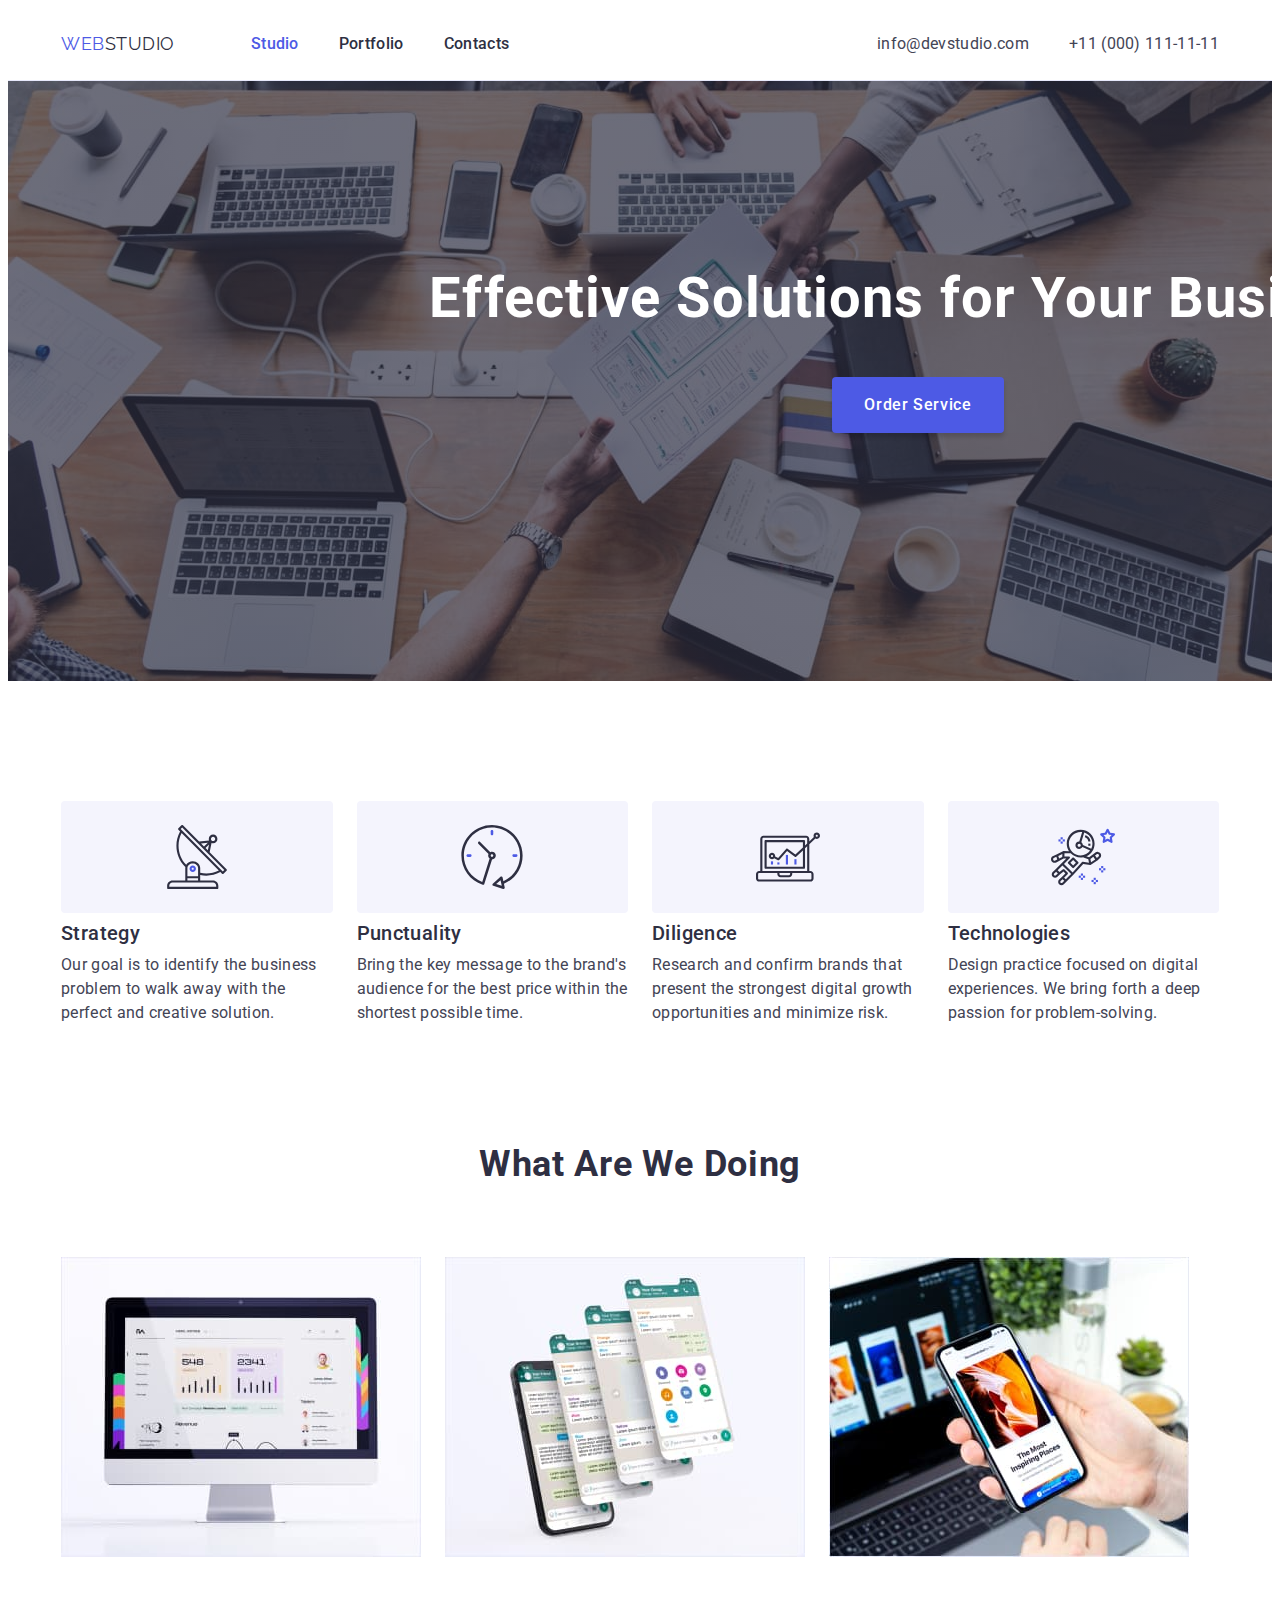
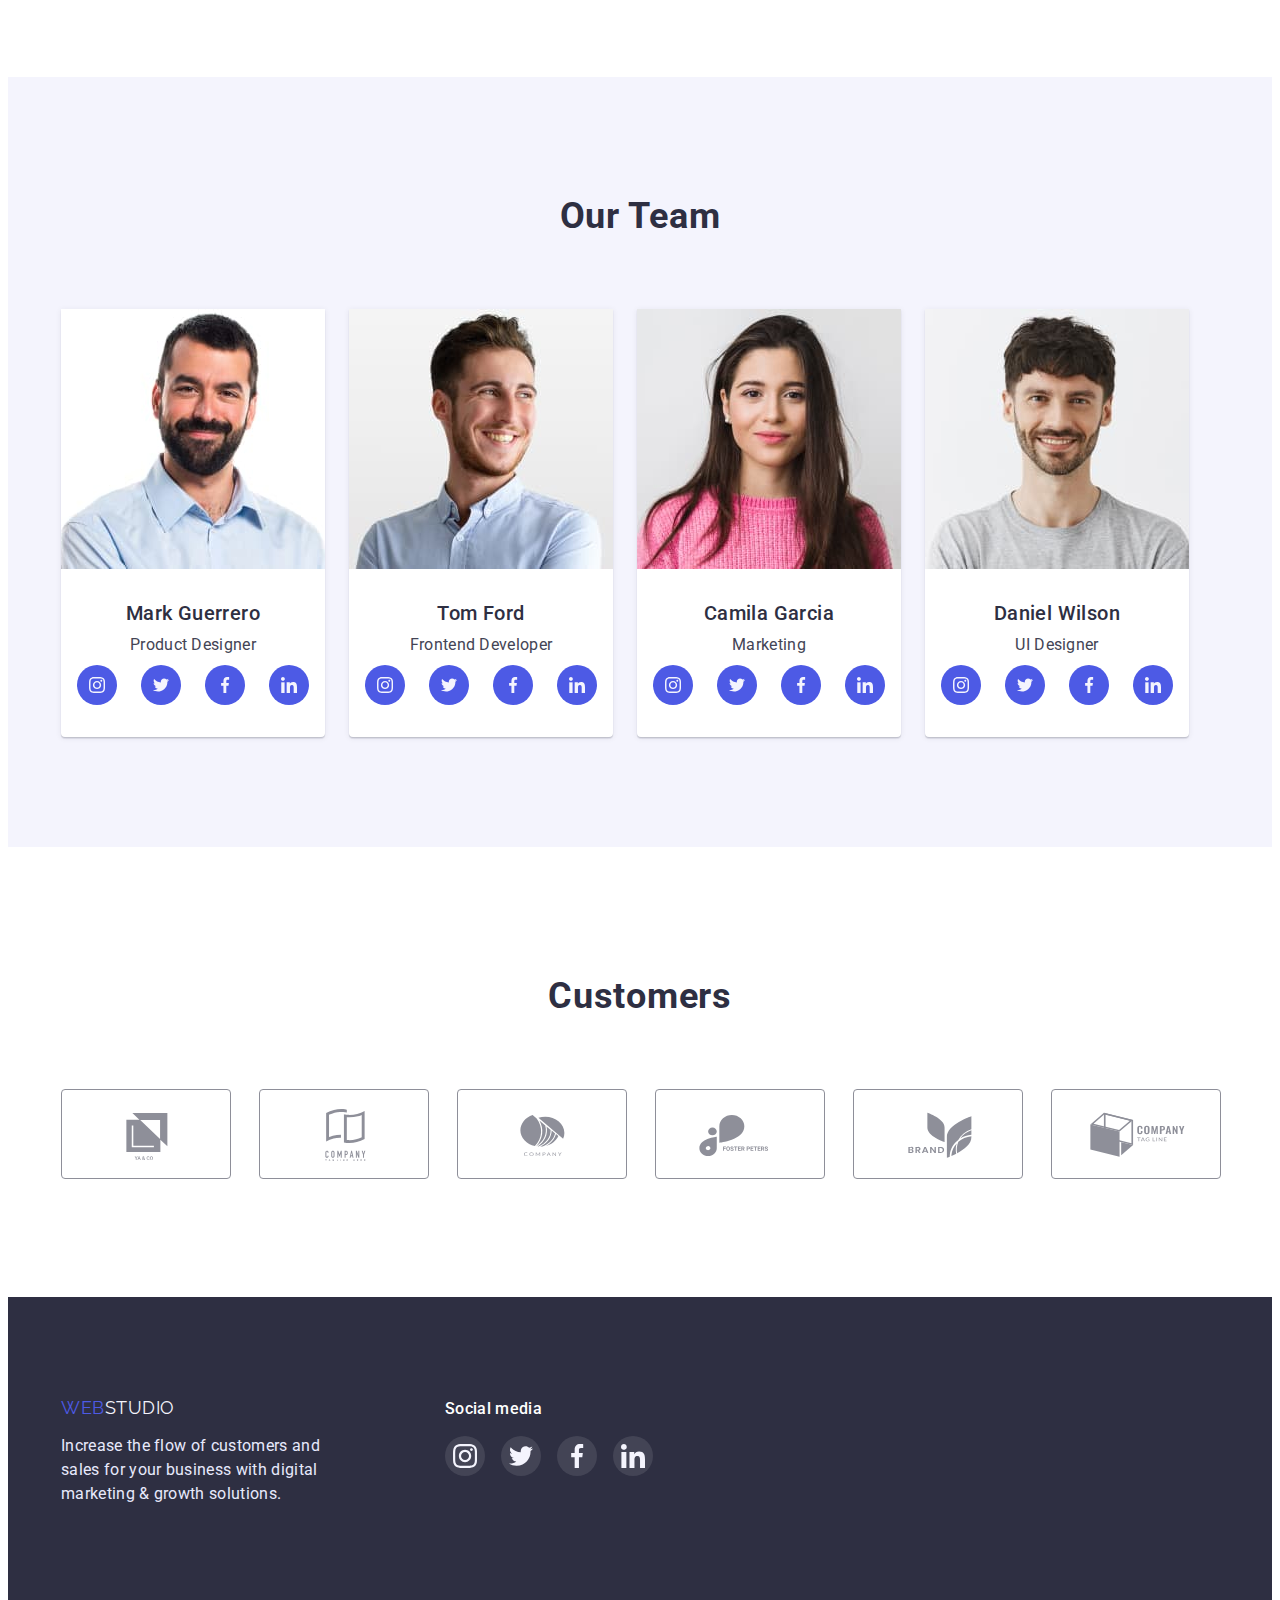
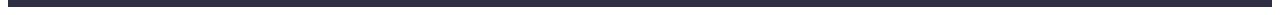
<file: index.html>
<!DOCTYPE html>
<html lang="en">
  <head>
    <meta charset="UTF-8" />
    <meta http-equiv="X-UA-Compatible" content="IE=edge" />
    <meta name="viewport" content="width=device-width, initial-scale=1.0" />
    <title>Web Studio - Main Page</title>
    <link
      href="https://fonts.googleapis.com/css2?family=Raleway:wght@800&family=Roboto:wght@400;500;700;900&display=swap"
      rel="stylesheet"
    />
    <link
      rel="stylesheet"
      href="https://cdnjs.cloudflare.com/ajax/libs/modern-normalize/1.1.0/modern-normalize.min.css"
      integrity="sha512-wpPYUAdjBVSE4KJnH1VR1HeZfpl1ub8YT/NKx4PuQ5NmX2tKuGu6U/JRp5y+Y8XG2tV+wKQpNHVUX03MfMFn9Q=="
      crossorigin="anonymous"
      referrerpolicy="no-referrer"
    />
    <link rel="stylesheet" href="./css/styles.css" />
  </head>
  <body>
    <header class="header">
      <div class="container header-container">
        <nav class="navigation">
          <div class="navigation-container">
            <a class="logo link" href="./index.html"><span>Web</span>Studio</a>
            <ul class="navigation-list list">
              <li class="navigation-list-item">
                <a class="navigation-item link current" href="./index.html"
                  >Studio</a
                >
              </li>
              <li class="navigation-list-item">
                <a class="navigation-item link" href="./portfolio.html"
                  >Portfolio</a
                >
              </li>
              <li class="navigation-list-item">
                <a class="navigation-item link" href="">Contacts</a>
              </li>
            </ul>
          </div>
        </nav>
        <address>
          <ul class="address-list list">
            <li class="address-list-item">
              <a class="address-item link" href="mailto:info@devstudio.com"
                >info@devstudio.com</a
              >
            </li>
            <li class="address-list-item">
              <a class="address-item link" href="tel:+110001111111"
                >+11 (000) 111-11-11</a
              >
            </li>
          </ul>
        </address>
      </div>
    </header>
    <main>
      <section class="hero">
        <div class="container hero-container">
          <h1 class="hero-title">Effective Solutions for Your Business</h1>
          <button class="hero-btn" type="button">Order Service</button>
        </div>
      </section>
      <section class="preferences section">
        <div class="container">
          <h2 class="visually-hidden">Preferences</h2>
          <ul class="preferences-list list">
            <li class="preferences-item">
              <div class="thumb">
                <svg width="64" height="64">
                  <use href="./images/icons.svg#icon-antenna"></use>
                </svg>
              </div>
              <h3 class="preferences-item-title">Strategy</h3>
              <p class="preferences-item-text">
                Our goal is to identify the business problem to walk away with
                the perfect and creative solution.
              </p>
            </li>
            <li class="preferences-item">
              <div class="thumb">
                <svg width="64" height="64">
                  <use href="./images/icons.svg#icon-clock"></use>
                </svg>
              </div>
              <h3 class="preferences-item-title">Punctuality</h3>
              <p class="preferences-item-text">
                Bring the key message to the brand's audience for the best price
                within the shortest possible time.
              </p>
            </li>
            <li class="preferences-item">
              <div class="thumb">
                <svg width="64" height="64">
                  <use href="./images/icons.svg#icon-diagram"></use>
                </svg>
              </div>
              <h3 class="preferences-item-title">Diligence</h3>
              <p class="preferences-item-text">
                Research and confirm brands that present the strongest digital
                growth opportunities and minimize risk.
              </p>
            </li>
            <li class="preferences-item">
              <div class="thumb">
                <svg width="64" height="64">
                  <use href="./images/icons.svg#icon-astronaut"></use>
                </svg>
              </div>
              <h3 class="preferences-item-title">Technologies</h3>
              <p class="preferences-item-text">
                Design practice focused on digital experiences. We bring forth a
                deep passion for problem-solving.
              </p>
            </li>
          </ul>
        </div>
      </section>
      <section class="works section">
        <div class="container">
          <h2 class="section-title">What are we doing</h2>
          <ul class="works-list list">
            <li class="works-item">
              <img
                src="./images/img1.jpg"
                alt="Computer"
                width="360"
                height="300"
              />
            </li>
            <li>
              <img
                src="./images/img2.jpg"
                alt="Phone app"
                width="360"
                height="300"
              />
            </li>
            <li>
              <img
                src="./images/img3.jpg"
                alt="Mobile phone"
                width="360"
                height="300"
              />
            </li>
          </ul>
        </div>
      </section>
      <section class="team section team-section">
        <div class="container">
          <h2 class="section-title">Our Team</h2>
          <ul class="team-list list">
            <li class="team-list-item">
              <img
                class="team-list-item-pic"
                src="./images/img4.jpg"
                alt="Mark Guerrero"
                width="264"
                height="260"
              />
              <div class="team-item-description">
                <h3 class="team-list-item-title">Mark Guerrero</h3>
                <p class="team-list-item-text">Product Designer</p>
                <ul class="team-soc-list list">
                  <li class="team-soc-item">
                    <a href="" class="team-soc-link" aria-label="Instagram">
                      <svg width="16" height="16" class="team-soc-icon">
                        <use href="./images/icons.svg#icon-instagram"></use>
                      </svg>
                    </a>
                  </li>
                  <li class="team-soc-item">
                    <a href="" class="team-soc-link" aria-label="Twitter">
                      <svg width="16" height="16" class="team-soc-icon">
                        <use href="./images/icons.svg#icon-twitter"></use>
                      </svg>
                    </a>
                  </li>
                  <li class="team-soc-item">
                    <a href="" class="team-soc-link" aria-label="Facebook">
                      <svg width="16" height="16" class="team-soc-icon">
                        <use href="./images/icons.svg#icon-facebook"></use>
                      </svg>
                    </a>
                  </li>
                  <li class="team-soc-item">
                    <a href="" class="team-soc-link" aria-label="LinkedIn">
                      <svg width="16" height="16" class="team-soc-icon">
                        <use href="./images/icons.svg#icon-linkedin"></use>
                      </svg>
                    </a>
                  </li>
                </ul>
              </div>
            </li>
            <li class="team-list-item">
              <img
                class="team-list-item-pic"
                src="./images/img5.jpg"
                alt="Tom Ford"
                width="264"
                height="260"
              />
              <div class="team-item-description">
                <h3 class="team-list-item-title">Tom Ford</h3>
                <p class="team-list-item-text">Frontend Developer</p>
                <ul class="team-soc-list list">
                  <li class="team-soc-item">
                    <a href="" class="team-soc-link" aria-label="Instagram">
                      <svg width="16" height="16" class="team-soc-icon">
                        <use href="./images/icons.svg#icon-instagram"></use>
                      </svg>
                    </a>
                  </li>
                  <li class="team-soc-item">
                    <a href="" class="team-soc-link" aria-label="Twitter">
                      <svg width="16" height="16" class="team-soc-icon">
                        <use href="./images/icons.svg#icon-twitter"></use>
                      </svg>
                    </a>
                  </li>
                  <li class="team-soc-item">
                    <a href="" class="team-soc-link" aria-label="Facebook">
                      <svg width="16" height="16" class="team-soc-icon">
                        <use href="./images/icons.svg#icon-facebook"></use>
                      </svg>
                    </a>
                  </li>
                  <li class="team-soc-item">
                    <a href="" class="team-soc-link" aria-label="LinkedIn">
                      <svg width="16" height="16" class="team-soc-icon">
                        <use href="./images/icons.svg#icon-linkedin"></use>
                      </svg>
                    </a>
                  </li>
                </ul>
              </div>
            </li>
            <li class="team-list-item">
              <img
                class="team-list-item-pic"
                src="./images/img6.jpg"
                alt="Camila Garcia"
                width="264"
                height="260"
              />
              <div class="team-item-description">
                <h3 class="team-list-item-title">Camila Garcia</h3>
                <p class="team-list-item-text">Marketing</p>
                <ul class="team-soc-list list">
                  <li class="team-soc-item">
                    <a href="" class="team-soc-link" aria-label="Instagram">
                      <svg width="16" height="16" class="team-soc-icon">
                        <use href="./images/icons.svg#icon-instagram"></use>
                      </svg>
                    </a>
                  </li>
                  <li class="team-soc-item">
                    <a href="" class="team-soc-link" aria-label="Twitter">
                      <svg width="16" height="16" class="team-soc-icon">
                        <use href="./images/icons.svg#icon-twitter"></use>
                      </svg>
                    </a>
                  </li>
                  <li class="team-soc-item">
                    <a href="" class="team-soc-link" aria-label="Facebook">
                      <svg width="16" height="16" class="team-soc-icon">
                        <use href="./images/icons.svg#icon-facebook"></use>
                      </svg>
                    </a>
                  </li>
                  <li class="team-soc-item">
                    <a href="" class="team-soc-link" aria-label="LinkedIn">
                      <svg width="16" height="16" class="team-soc-icon">
                        <use href="./images/icons.svg#icon-linkedin"></use>
                      </svg>
                    </a>
                  </li>
                </ul>
              </div>
            </li>
            <li class="team-list-item">
              <img
                class="team-list-item-pic"
                src="./images/img7.jpg"
                alt="Daniel Wilson"
                width="264"
                height="260"
              />
              <div class="team-item-description">
                <h3 class="team-list-item-title">Daniel Wilson</h3>
                <p class="team-list-item-text">UI Designer</p>
                <ul class="team-soc-list list">
                  <li class="team-soc-item">
                    <a href="" class="team-soc-link" aria-label="Instagram">
                      <svg width="16" height="16" class="team-soc-icon">
                        <use href="./images/icons.svg#icon-instagram"></use>
                      </svg>
                    </a>
                  </li>
                  <li class="team-soc-item">
                    <a href="" class="team-soc-link" aria-label="Twitter">
                      <svg width="16" height="16" class="team-soc-icon">
                        <use href="./images/icons.svg#icon-twitter"></use>
                      </svg>
                    </a>
                  </li>
                  <li class="team-soc-item">
                    <a href="" class="team-soc-link" aria-label="Facebook">
                      <svg width="16" height="16" class="team-soc-icon">
                        <use href="./images/icons.svg#icon-facebook"></use>
                      </svg>
                    </a>
                  </li>
                  <li class="team-soc-item">
                    <a href="" class="team-soc-link" aria-label="LinkedIn">
                      <svg width="16" height="16" class="team-soc-icon">
                        <use href="./images/icons.svg#icon-linkedin"></use>
                      </svg>
                    </a>
                  </li>
                </ul>
              </div>
            </li>
          </ul>
        </div>
      </section>
      <section class="customers section">
        <div class="container">
          <h2 class="section-title">Customers</h2>
          <ul class="customers-list list">
            <li class="customers-item">
              <a href="" class="customers-link link" aria-label="Customer1">
                <svg width="104" height="56" class="customers-item-icon">
                  <use href="./images/icons.svg#icon-client-logo1"></use>
                </svg>
              </a>
            </li>
            <li class="customers-item">
              <a href="" class="customers-link link" aria-label="Customer2">
                <svg width="104" height="56" class="customers-item-icon">
                  <use href="./images/icons.svg#icon-client-logo2"></use>
                </svg>
              </a>
            </li>
            <li class="customers-item">
              <a href="" class="customers-link link" aria-label="Customer3">
                <svg width="104" height="56" class="customers-item-icon">
                  <use href="./images/icons.svg#icon-client-logo3"></use>
                </svg>
              </a>
            </li>
            <li class="customers-item">
              <a href="" class="customers-link link" aria-label="Customer4">
                <svg width="104" height="56" class="customers-item-icon">
                  <use href="./images/icons.svg#icon-client-logo4"></use>
                </svg>
              </a>
            </li>
            <li class="customers-item">
              <a href="" class="customers-link link" aria-label="Customer5">
                <svg width="104" height="56" class="customers-item-icon">
                  <use href="./images/icons.svg#icon-client-logo5"></use>
                </svg>
              </a>
            </li>
            <li class="customers-item">
              <a href="" class="customers-link link" aria-label="Customer6">
                <svg width="104" height="56" class="customers-item-icon">
                  <use href="./images/icons.svg#icon-client-logo6"></use>
                </svg>
              </a>
            </li>
          </ul>
        </div>
      </section>
    </main>
    <footer class="footer">
      <div class="container footer-container">
        <div class="footer-descr">
          <a class="footer-logo link" href="./index.html"
            ><span>Web</span>Studio</a
          >
          <p class="footer-text">
            Increase the flow of customers and sales for your business with
            digital marketing & growth solutions.
          </p>
        </div>
        <div class="footer-media">
          <h3 class="footer-media-title">Social media</h3>
          <ul class="footer-media-list list">
            <li class="footer-media-item">
              <a href="" class="footer-media-link" aria-label="Instagram">
                <svg class="footer-media-icon" width="24" height="24">
                  <use href="./images/icons.svg#icon-instagram"></use>
                </svg>
              </a>
            </li>
            <li class="footer-media-item">
              <a href="" class="footer-media-link" aria-label="Twitter">
                <svg class="footer-media-icon" width="24" height="24">
                  <use href="./images/icons.svg#icon-twitter"></use>
                </svg>
              </a>
            </li>
            <li class="footer-media-item">
              <a href="" class="footer-media-link" aria-label="Facebook">
                <svg class="footer-media-icon" width="24" height="24">
                  <use href="./images/icons.svg#icon-facebook"></use>
                </svg>
              </a>
            </li>
            <li class="footer-media-item">
              <a href="" class="footer-media-link" aria-label="LinkedIn">
                <svg class="footer-media-icon" width="24" height="24">
                  <use href="./images/icons.svg#icon-linkedin"></use>
                </svg>
              </a>
            </li>
          </ul>
        </div>
      </div>
    </footer>
  </body>
</html>
</file>
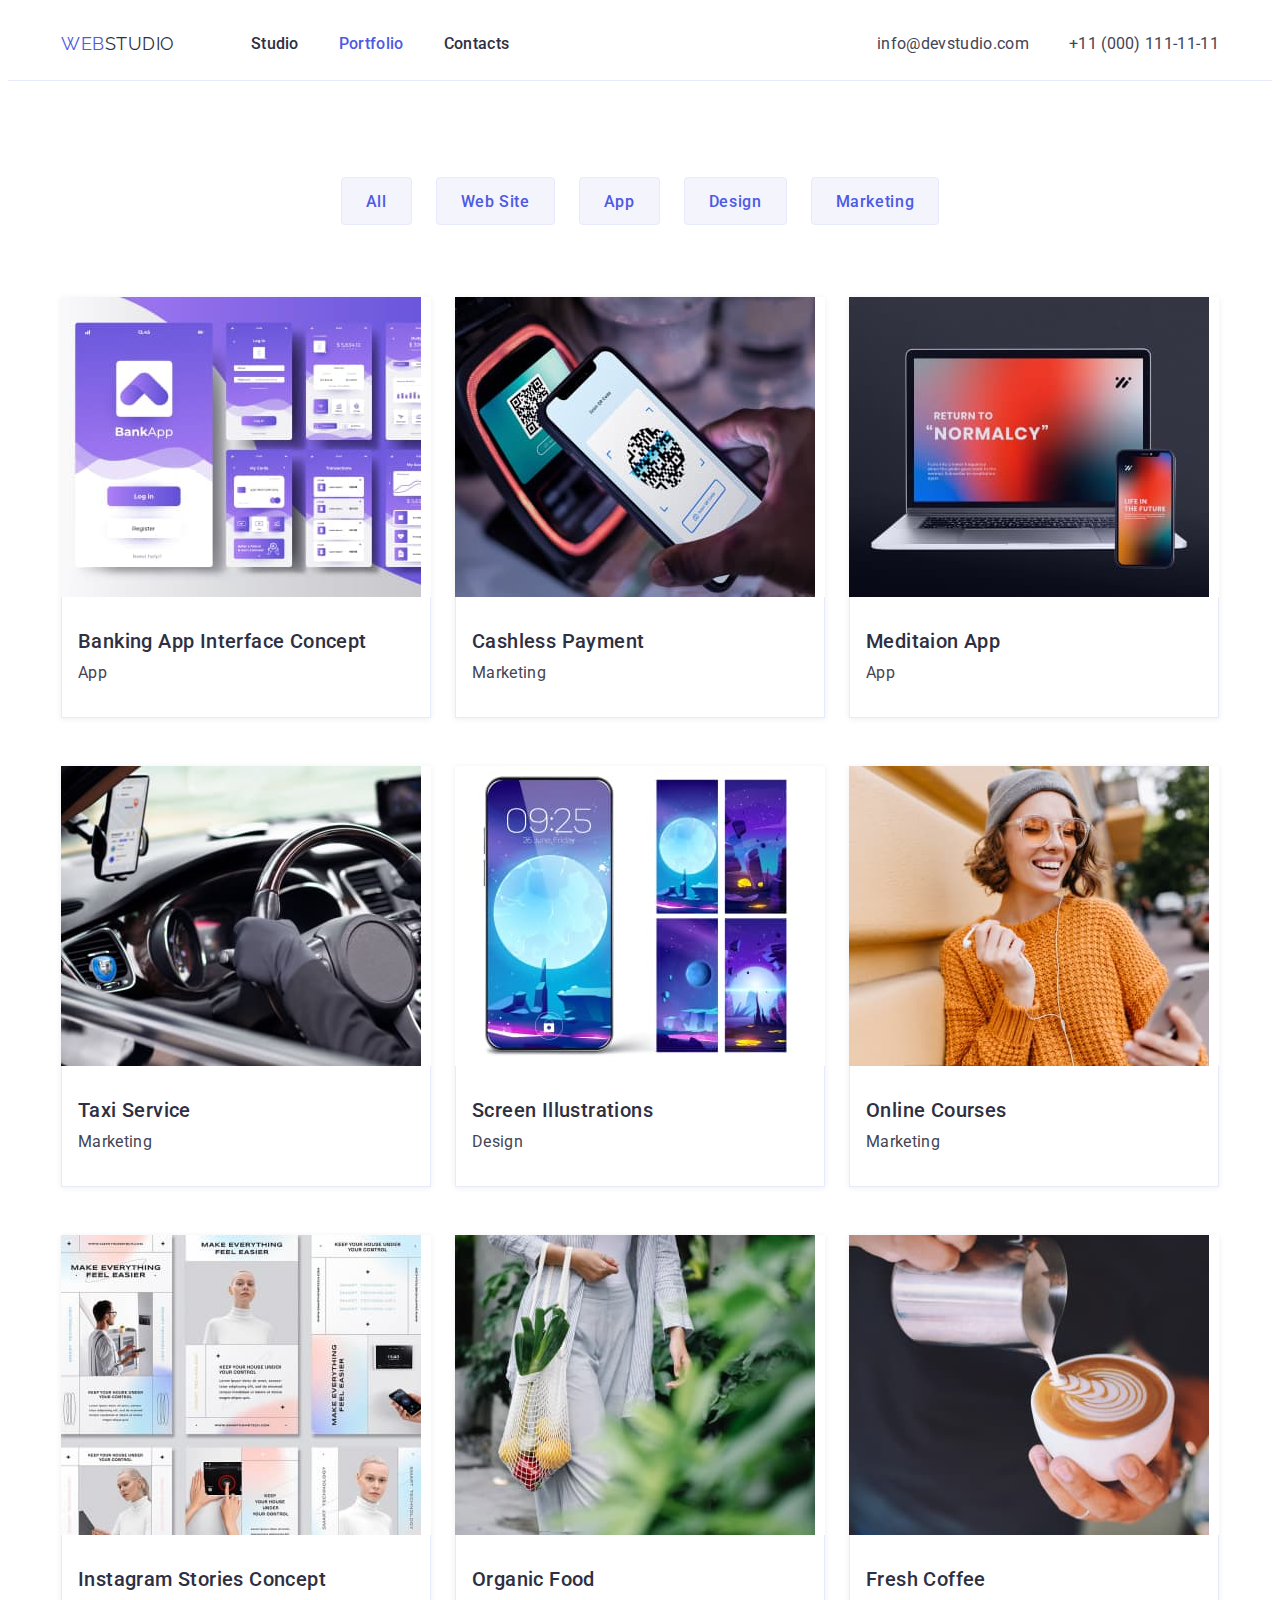
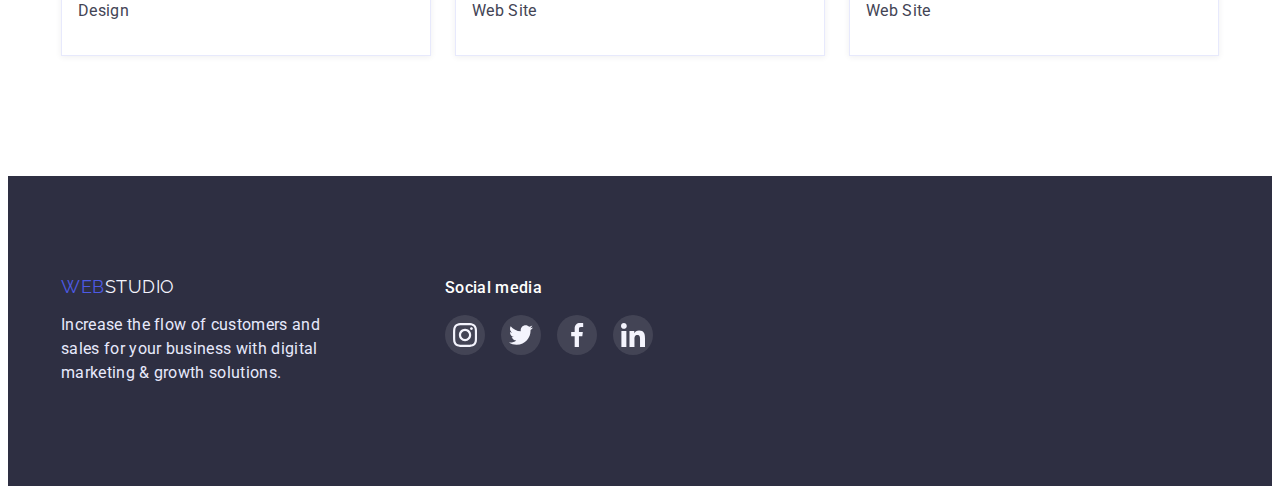
<file: portfolio.html>
<!DOCTYPE html>
<html lang="en">
  <head>
    <meta charset="UTF-8" />
    <meta http-equiv="X-UA-Compatible" content="IE=edge" />
    <meta name="viewport" content="width=device-width, initial-scale=1.0" />
    <title>Web Studio - Portfolio</title>
    <link
      href="https://fonts.googleapis.com/css2?family=Raleway:wght@800&family=Roboto:wght@400;500;700;900&display=swap"
      rel="stylesheet"
    />
    <link
      rel="stylesheet"
      href="https://cdnjs.cloudflare.com/ajax/libs/modern-normalize/1.1.0/modern-normalize.min.css"
      integrity="sha512-wpPYUAdjBVSE4KJnH1VR1HeZfpl1ub8YT/NKx4PuQ5NmX2tKuGu6U/JRp5y+Y8XG2tV+wKQpNHVUX03MfMFn9Q=="
      crossorigin="anonymous"
      referrerpolicy="no-referrer"
    />
    <link rel="stylesheet" href="./css/styles.css" />
  </head>
  <body>
    <header class="header">
      <div class="container header-container">
        <nav class="navigation">
          <div class="navigation-container">
            <a class="logo link" href="./index.html"><span>Web</span>Studio</a>
            <ul class="navigation-list list">
              <li class="navigation-list-item">
                <a class="navigation-item link" href="./index.html">Studio</a>
              </li>
              <li class="navigation-list-item">
                <a class="navigation-item link current" href="./portfolio.html"
                  >Portfolio</a
                >
              </li>
              <li class="navigation-list-item">
                <a class="navigation-item link" href="">Contacts</a>
              </li>
            </ul>
          </div>
        </nav>
        <address>
          <ul class="address-list list">
            <li class="address-list-item">
              <a class="address-item link" href="mailto:info@devstudio.com"
                >info@devstudio.com</a
              >
            </li>
            <li class="address-list-item">
              <a class="address-item link" href="tel:+110001111111"
                >+11 (000) 111-11-11</a
              >
            </li>
          </ul>
        </address>
      </div>
    </header>
    <main>
      <section class="portfolio section">
        <div class="container">
          <h1 class="visually-hidden">Portfolio</h1>
          <ul class="portfolio-btn-list list">
            <li class="portfolio-btn-item">
              <button class="portfolio-btn" type="button">All</button>
            </li>
            <li class="portfolio-btn-item">
              <button class="portfolio-btn" type="button">Web Site</button>
            </li>
            <li class="portfolio-btn-item">
              <button class="portfolio-btn" type="button">App</button>
            </li>
            <li class="portfolio-btn-item">
              <button class="portfolio-btn" type="button">Design</button>
            </li>
            <li class="portfolio-btn-item">
              <button class="portfolio-btn" type="button">Marketing</button>
            </li>
          </ul>
          <ul class="portfolio-example-list list">
            <li class="portfolio-example">
              <a class="portfolio-example-link link" href="">
                <img
                  class="portfolio-example-pic"
                  src="./images/item-pic1.jpg"
                  alt="portfolio example"
                  width="360"
                  height="300"
                />
                <div class="example-description">
                  <h2 class="portfolio-example-title">
                    Banking App Interface Concept
                  </h2>
                  <p class="portfolio-example-desc">App</p>
                </div>
              </a>
            </li>
            <li class="portfolio-example">
              <a class="portfolio-example-link link" href="">
                <img
                  class="portfolio-example-pic"
                  src="./images/item-pic2.jpg"
                  alt="portfolio example"
                  width="360"
                  height="300"
                />
                <div class="example-description">
                  <h2 class="portfolio-example-title">Cashless Payment</h2>
                  <p class="portfolio-example-desc">Marketing</p>
                </div>
              </a>
            </li>
            <li class="portfolio-example">
              <a class="portfolio-example-link link" href="">
                <img
                  class="portfolio-example-pic"
                  src="./images/item-pic3.jpg"
                  alt="portfolio example"
                  width="360"
                  height="300"
                />
                <div class="example-description">
                  <h2 class="portfolio-example-title">Meditaion App</h2>
                  <p class="portfolio-example-desc">App</p>
                </div>
              </a>
            </li>
            <li class="portfolio-example">
              <a class="portfolio-example-link link" href="">
                <img
                  class="portfolio-example-pic"
                  src="./images/item-pic4.jpg"
                  alt="portfolio example"
                  width="360"
                  height="300"
                />
                <div class="example-description">
                  <h2 class="portfolio-example-title">Taxi Service</h2>
                  <p class="portfolio-example-desc">Marketing</p>
                </div>
              </a>
            </li>
            <li class="portfolio-example">
              <a class="portfolio-example-link link" href="">
                <img
                  class="portfolio-example-pic"
                  src="./images/item-pic5.jpg"
                  alt="portfolio example"
                  width="360"
                  height="300"
                />
                <div class="example-description">
                  <h2 class="portfolio-example-title">Screen Illustrations</h2>
                  <p class="portfolio-example-desc">Design</p>
                </div>
              </a>
            </li>
            <li class="portfolio-example">
              <a class="portfolio-example-link link" href="">
                <img
                  class="portfolio-example-pic"
                  src="./images/item-pic6.jpg"
                  alt="portfolio example"
                  width="360"
                  height="300"
                />
                <div class="example-description">
                  <h2 class="portfolio-example-title">Online Courses</h2>
                  <p class="portfolio-example-desc">Marketing</p>
                </div>
              </a>
            </li>
            <li class="portfolio-example">
              <a class="portfolio-example-link link" href="">
                <img
                  class="portfolio-example-pic"
                  src="./images/item-pic7.jpg"
                  alt="portfolio example"
                  width="360"
                  height="300"
                />
                <div class="example-description">
                  <h2 class="portfolio-example-title">
                    Instagram Stories Concept
                  </h2>
                  <p class="portfolio-example-desc">Design</p>
                </div>
              </a>
            </li>
            <li class="portfolio-example">
              <a class="portfolio-example-link link" href="">
                <img
                  class="portfolio-example-pic"
                  src="./images/item-pic8.jpg"
                  alt="portfolio example"
                  width="360"
                  height="300"
                />
                <div class="example-description">
                  <h2 class="portfolio-example-title">Organic Food</h2>
                  <p class="portfolio-example-desc">Web Site</p>
                </div>
              </a>
            </li>
            <li class="portfolio-example">
              <a class="portfolio-example-link link" href="">
                <img
                  class="portfolio-example-pic"
                  src="./images/item-pic9.jpg"
                  alt="portfolio example"
                  width="360"
                  height="300"
                />
                <div class="example-description">
                  <h2 class="portfolio-example-title">Fresh Coffee</h2>
                  <p class="portfolio-example-desc">Web Site</p>
                </div>
              </a>
            </li>
          </ul>
        </div>
      </section>
    </main>
    <footer class="footer">
      <div class="container footer-container">
        <div class="footer-descr">
          <a class="footer-logo link" href="./index.html"
            ><span>Web</span>Studio</a
          >
          <p class="footer-text">
            Increase the flow of customers and sales for your business with
            digital marketing & growth solutions.
          </p>
        </div>
        <div class="footer-media">
          <h3 class="footer-media-title">Social media</h3>
          <ul class="footer-media-list list">
            <li class="footer-media-item">
              <a href="" class="footer-media-link" aria-label="Instagram">
                <svg class="footer-media-icon" width="24" height="24">
                  <use href="./images/icons.svg#icon-instagram"></use>
                </svg>
              </a>
            </li>
            <li class="footer-media-item">
              <a href="" class="footer-media-link" aria-label="Twitter">
                <svg class="footer-media-icon" width="24" height="24">
                  <use href="./images/icons.svg#icon-twitter"></use>
                </svg>
              </a>
            </li>
            <li class="footer-media-item">
              <a href="" class="footer-media-link" aria-label="Facebook">
                <svg class="footer-media-icon" width="24" height="24">
                  <use href="./images/icons.svg#icon-facebook"></use>
                </svg>
              </a>
            </li>
            <li class="footer-media-item">
              <a href="" class="footer-media-link" aria-label="LinkedIn">
                <svg class="footer-media-icon" width="24" height="24">
                  <use href="./images/icons.svg#icon-linkedin"></use>
                </svg>
              </a>
            </li>
          </ul>
        </div>
      </div>
    </footer>
  </body>
</html>
</file>
<file: css/styles.css>
:root {
    --dark-color: #2E2F42;
    --text-color: #434455;
    --primary-brand-color: #4D5AE5;
    --pressed-state-color: #404BBF;
    --light-color: #F4F4FD;
    --accent-color: #E7E9FC;
    --subtle-text-color: #8E8F99;
    --white-color: #fff;
    --success-color: #31D0AA;
}

body {
    font-family: 'Roboto', 'Open Sans', sans-serif;
    color: var(--dark-color);
}

h1, 
h2, 
h3, 
h4, 
h5, 
h6, 
p {
    margin-top: 0;
    margin-bottom: 0;
} 

ul,
ol {
    margin-top: 0;
    margin-bottom: 0;
    padding-left: 0;
}

img {
    display: block;
}

.list {
    list-style: none;
}

.link {
    text-decoration: none;
    cursor: pointer;
}

/* ---------------HEADER---------------- */

.header {
    border-bottom: 1px solid #E7E9FC;
}

.container {
    width: 100%;
    max-width: 1158px;
    margin: 0 auto;
    padding-left: 15px;
    padding-right: 15px;
}

.header-container {
    display: flex;
    align-items: center;
    padding: 24px 15px;
}

.navigation-container {
    display: flex;
    align-items: center;
}
 
.navigation-list {
    display: flex;
    align-items: center;
}

.logo {
    font-family: 'Raleway', sans-serif;
    font-size: 18px;
    line-height: 1.33;
    letter-spacing: 0.03em;
    text-transform: uppercase;
    color: var(--dark-color);
}

.logo.link {
    margin-right: 76px;
}

.logo span {
    color: var(--primary-brand-color);
}

.navigation-list-item:not(:last-child) {
    margin-right: 40px;
}

.navigation-item {
    display: block;

    font-weight: 500;
    font-size: 16px;
    line-height: 1.5;
    letter-spacing: 0.02em;
    color: var(--dark-color);
}

.navigation-item:hover,
.navigation-item:focus,
.navigation-item.current {
    color: var(--primary-brand-color);
}

.navigation-item:active {
    color: var(--pressed-state-color);
}

address {
    margin-left: auto;
}

.address-list {
    display: flex;
    align-items: center;
}

.address-list-item:not(:last-child) {
    margin-right: 40px;
}

.address-item {
    font-style: normal;
    font-size: 16px;
    line-height:1.5;
    letter-spacing: 0.02em;
    color: var(--text-color);
}

.address-item:hover,
.address-item:focus {
    color: var(--primary-brand-color);
}

.address-item:active {
    color: var(--pressed-state-color);
}

/* ---------------HERO---------------- */

.hero {
    max-width: 1440px;
    height: 600px;
    margin: 0 auto;
    text-align: center;

    background-color: var(--dark-color);
    background-image: linear-gradient(
    rgba(46, 47, 66, 0.7), 
    rgba(46, 47, 66, 0.7)
    ), 
    url(../images/bg-hero.jpg);
    background-repeat: no-repeat;
    background-position: center;
    background-size: cover;
}

.hero-container {
    padding: 188px 331px;
}

.hero-title {
    margin-bottom: 48px;

    font-size: 56px;
    line-height: 1.07;
    text-align: center;
    letter-spacing: 0.02em;

    color: var(--white-color);
}

.hero-btn {
    display: block;
    min-width: 169px;
    height: 56px;
    padding: 16px 32px;
    margin: 0 auto;

    font-family: inherit;
    font-weight: 500;
    font-size: 16px;
    line-height: 1.5;
    letter-spacing: 0.04em;

    background-color: var(--primary-brand-color);
    color: var(--white-color);
    border: none;
    box-shadow: 0px 4px 4px rgba(0, 0, 0, 0.15);
    border-radius: 4px;
    cursor: pointer;
}

.hero-btn:hover,
.hero-btn:focus {
    background-color: var(--pressed-state-color);
}

/* ---------------PREFERENCES---------------- */

.section {
    padding-top: 120px;
    padding-bottom: 120px;
}

.preferences.section {
    padding-bottom: 0;
}

.visually-hidden {
    position: fixed;
    transform: scale(0);
}

.thumb {
    width: 100%;
    height: 112px;
    background-color: var(--light-color);
    border-radius: 4px;
    margin-bottom: 8px;

    display: flex;
    justify-content: center;
    align-items: center;
}

.preferences-list {
    display: flex;
    gap: 24px;
}

.preferences-item {
    flex-basis: calc((100% - 48px) / 3);
}

.preferences-item-title {
    margin-bottom: 8px;

    font-weight: 500;
    font-size: 20px;
    line-height: 1.2;
    letter-spacing: 0.02em;
}

.preferences-item-text {
    font-size: 16px;
    line-height: 1.5;
    letter-spacing: 0.02em;
    color: var(--text-color);
}

/* ---------------WORKS---------------- */

.section-title {
    margin-bottom: 72px;

    font-size: 36px;
    line-height: 1.11;
    text-align: center;
    letter-spacing: 0.02em;
    text-transform: capitalize;
}

.works-list {
    display: flex;
    gap: 24px;
}

/* ---------------TEAM---------------- */

.team {
    background-color: var(--light-color);
}

.team-section {
    padding-bottom: 110px;
}

.team-list {
    display: flex;
    gap: 24px;
}

.team-list-item {
    background-color: var(--white-color);
    box-shadow: 0px 1px 6px rgba(46, 47, 66, 0.08), 0px 1px 1px rgba(46, 47, 66, 0.16), 0px 2px 1px rgba(46, 47, 66, 0.08);
    border-radius: 0px 0px 4px 4px;
}

.team-item-description {
    padding: 32px 16px;
    text-align: center;
}

.team-list-item-title {
    margin-bottom: 8px;

    font-weight: 500;
    font-size: 20px;
    line-height: 1.2;
    letter-spacing: 0.02em;
}

.team-list-item-text {
    margin-bottom: 8px;

    font-size: 16px;
    line-height: 1.5;
    letter-spacing: 0.02em;
    color: var(--text-color);
}

.team-soc-list {
    width: 100%;
    height: 40px;
    display: flex;
    justify-content: space-between;
}

.team-soc-item {
    width: 40px;
    height: 40px; 
}

.team-soc-link {
    width: 100%;
    height: 100%;
     

    display: flex;
    justify-content: center;
    align-items: center;

    border-radius: 50%;
    color: var(--light-color);
    background-color: var(--primary-brand-color);
}

.team-soc-link:is(:hover, :focus) {
    background-color: var(--pressed-state-color)
}

.team-soc-icon {
    fill: currentColor;
}

/* ---------------CUSTOMERS---------------- */

.customers {
    padding-top: 130px;
}

.customers-list {
    width: 100%;
    display: flex;
    justify-content: space-between;
}

.customers-item {
    width: 168px;
    height: 88px;
}

.customers-link {
    width: 100%;
    height: 100%;

    display:flex;
    justify-content: center;
    align-items: center;

    border: 1px solid var(--subtle-text-color);
    border-radius: 4px;
    color: var(--subtle-text-color);
}

.customers-link:is(:hover, :focus) {
    border: 1px solid var(--pressed-state-color);
    color: var(--pressed-state-color)
}

.customers-item-icon {
    fill: currentColor;
}

/* ---------------FOOTER---------------- */

.footer {
    background-color: var(--dark-color);
}

.footer-container {
    padding-top: 100px;
    padding-bottom: 100px;

    display: flex;
    align-items: flex-start;
    gap: 120px;
}

.footer-descr {
    width: 264px;
    height: 110px;
}

.footer-media {
    width: 208px;
    height: 80px;
}

.footer-logo {
    display: block;
    margin-bottom: 16px;

    font-family: 'Raleway', sans-serif;
    font-size: 18px;
    line-height: calc(21 / 18);
    letter-spacing: 0.03em;
    text-transform: uppercase;
    color: var(--light-color);
}

.footer-logo span {
    color: var(--primary-brand-color);
}

.footer-text {
    font-size: 16px;
    line-height: 1.5;
    letter-spacing: 0.02em;
    color: var(--accent-color);
}

.footer-media-title {
    margin-bottom: 15px;

    font-weight: 500;
    font-size: 16px;
    line-height: 24px;
    letter-spacing: 0.02em;
    color: var(--white-color);
}

.footer-media-list {
    width: 208px;
    height: 40px;

    display: flex;
    justify-content: space-between;
}

.footer-media-item {
    width: 40px;
    height: 40px;
}

.footer-media-link {
    width: 100%;
    height: 100%;
    
    display: flex;
    justify-content: center;
    align-items: center;
    color: var(--light-color);
    
    border-radius: 50%;
    background-color: rgba(255, 255, 255, 0.1);
}

.footer-media-link:is(:hover, :focus) {
    background-color: var(--success-color);
}

.footer-media-icon {
    fill: currentColor;
}

/* ---------------PORTFOLIO---------------- */

.portfolio.section {
    padding-top: 96px;
}

.portfolio-btn-list {
    margin-bottom: 72px;
    
    display: flex;
    justify-content: center;
    
}

.portfolio-btn-item:not(:last-child) {
    margin-right: 24px;
}

.portfolio-btn {
    height: 48px;
    padding: 12px 24px;

    font-family: inherit;
    font-weight: 500;
    font-size: 16px;
    line-height: 1.5;
    letter-spacing: 0.04em;
    color: var(--primary-brand-color);

    background-color: var(--light-color);
    border: 1px solid #E7E9FC;
    border-radius: 4px;
    cursor: pointer;
}

.portfolio-btn:hover,
.portfolio-btn:focus {
    color: var(--white-color);
    background-color: var(--pressed-state-color);
    border: 1px solid transparent;
    box-shadow: 0px 3px 1px rgba(0, 0, 0, 0.1), 
    0px 2px 1px rgba(0, 0, 0, 0.08), 
    0px 2px 2px rgba(0, 0, 0, 0.12);
}

.portfolio-example-list {
    display: flex;
    flex-wrap: wrap;
    row-gap: 48px;
    column-gap: 24px;
}

.portfolio-example {
    flex-basis: calc((100% - 48px) / 3);
}

.portfolio-example-link {
    display: block;
    box-shadow: 0px 1px 6px rgba(46, 47, 66, 0.08);
}

.portfolio-example-link:is(:hover, :focus) {
    box-shadow: 0px 1px 6px rgba(46, 47, 66, 0.08), 
    0px 1px 1px rgba(46, 47, 66, 0.16), 
    0px 2px 1px rgba(46, 47, 66, 0.08);
}

.example-description {
    padding-top: 32px;
    padding-bottom: 32px;
    padding-left: 16px;
    border-right: 1px solid #E7E9FC;
    border-left: 1px solid #E7E9FC;
    border-bottom: 1px solid #E7E9FC;
}

.portfolio-example-title {
    margin-bottom: 8px;

    font-weight: 500;
    font-size: 20px;
    line-height: 1.2;
    letter-spacing: 0.02em;
    color: var(--dark-color);
}

.portfolio-example-desc {
    font-size: 16px;
    line-height: 1.5;
    letter-spacing: 0.02em;
    color: var(--text-color);
}
</file>
